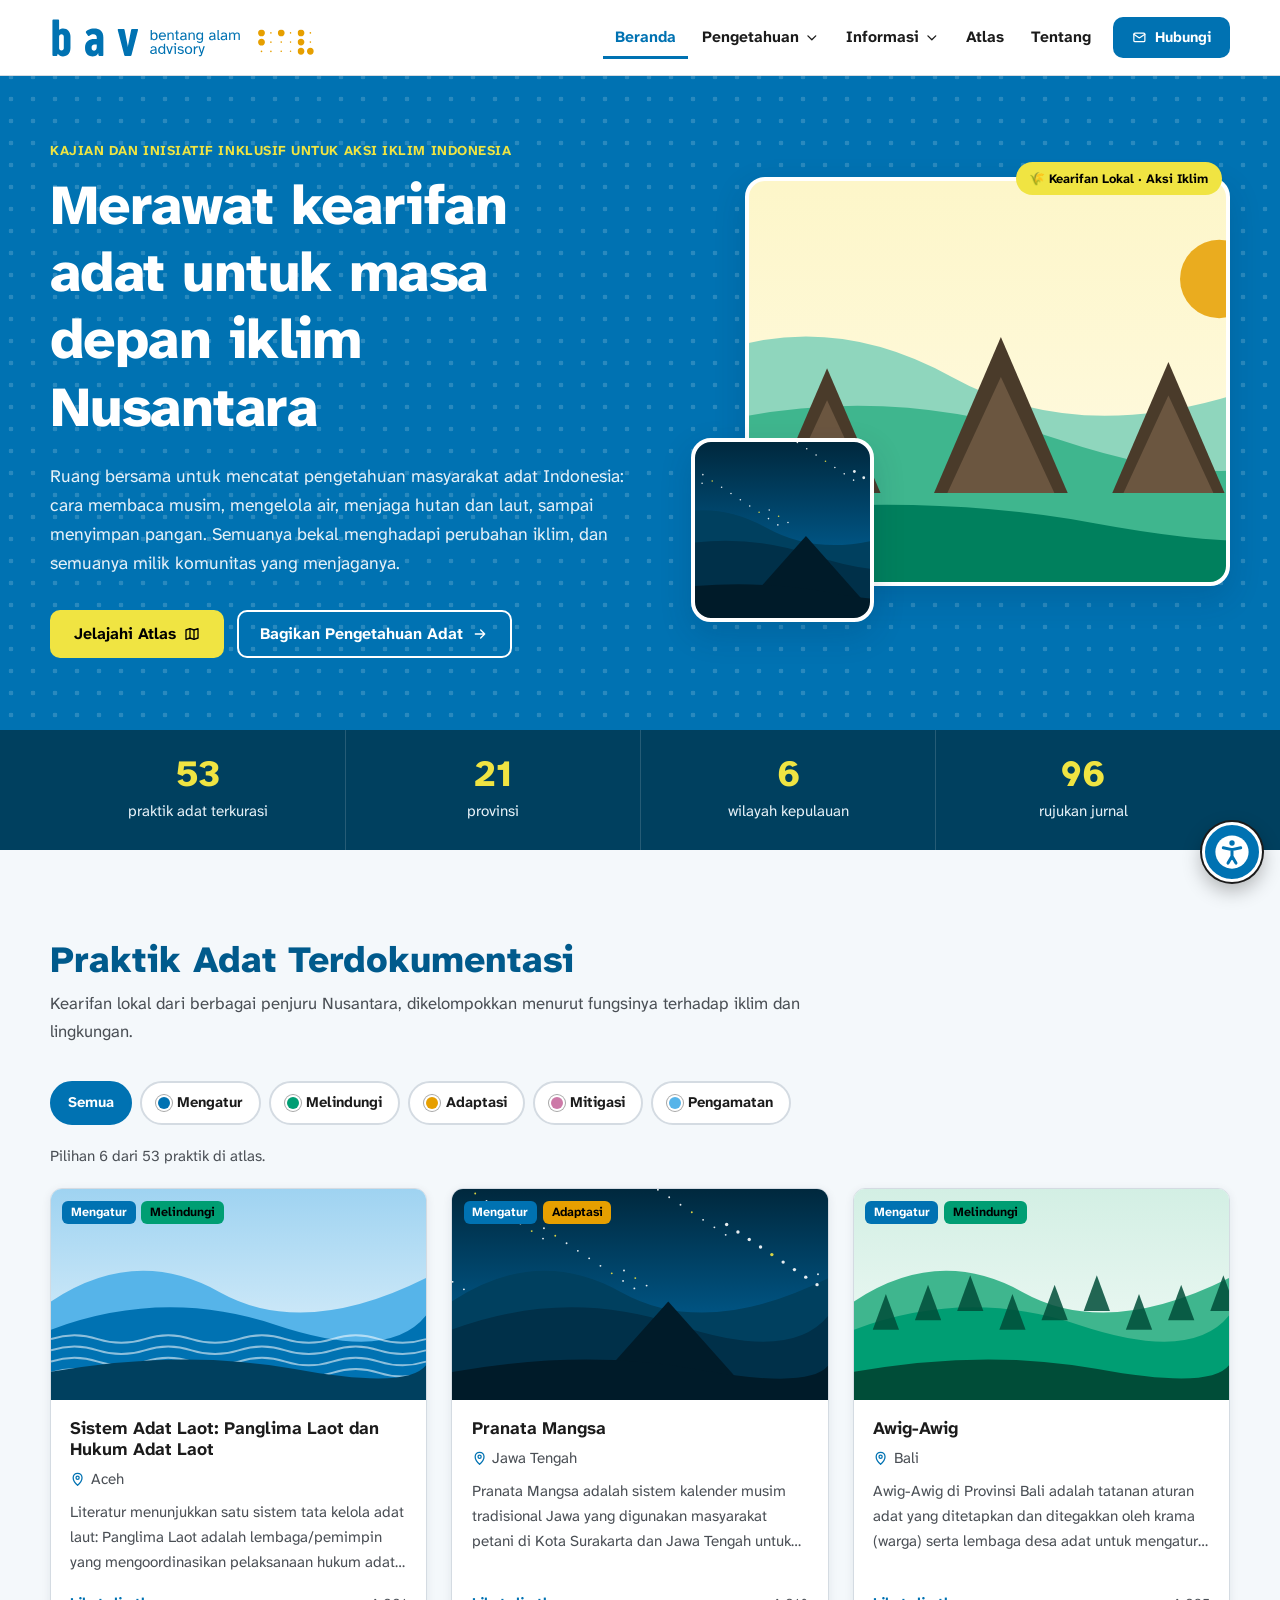
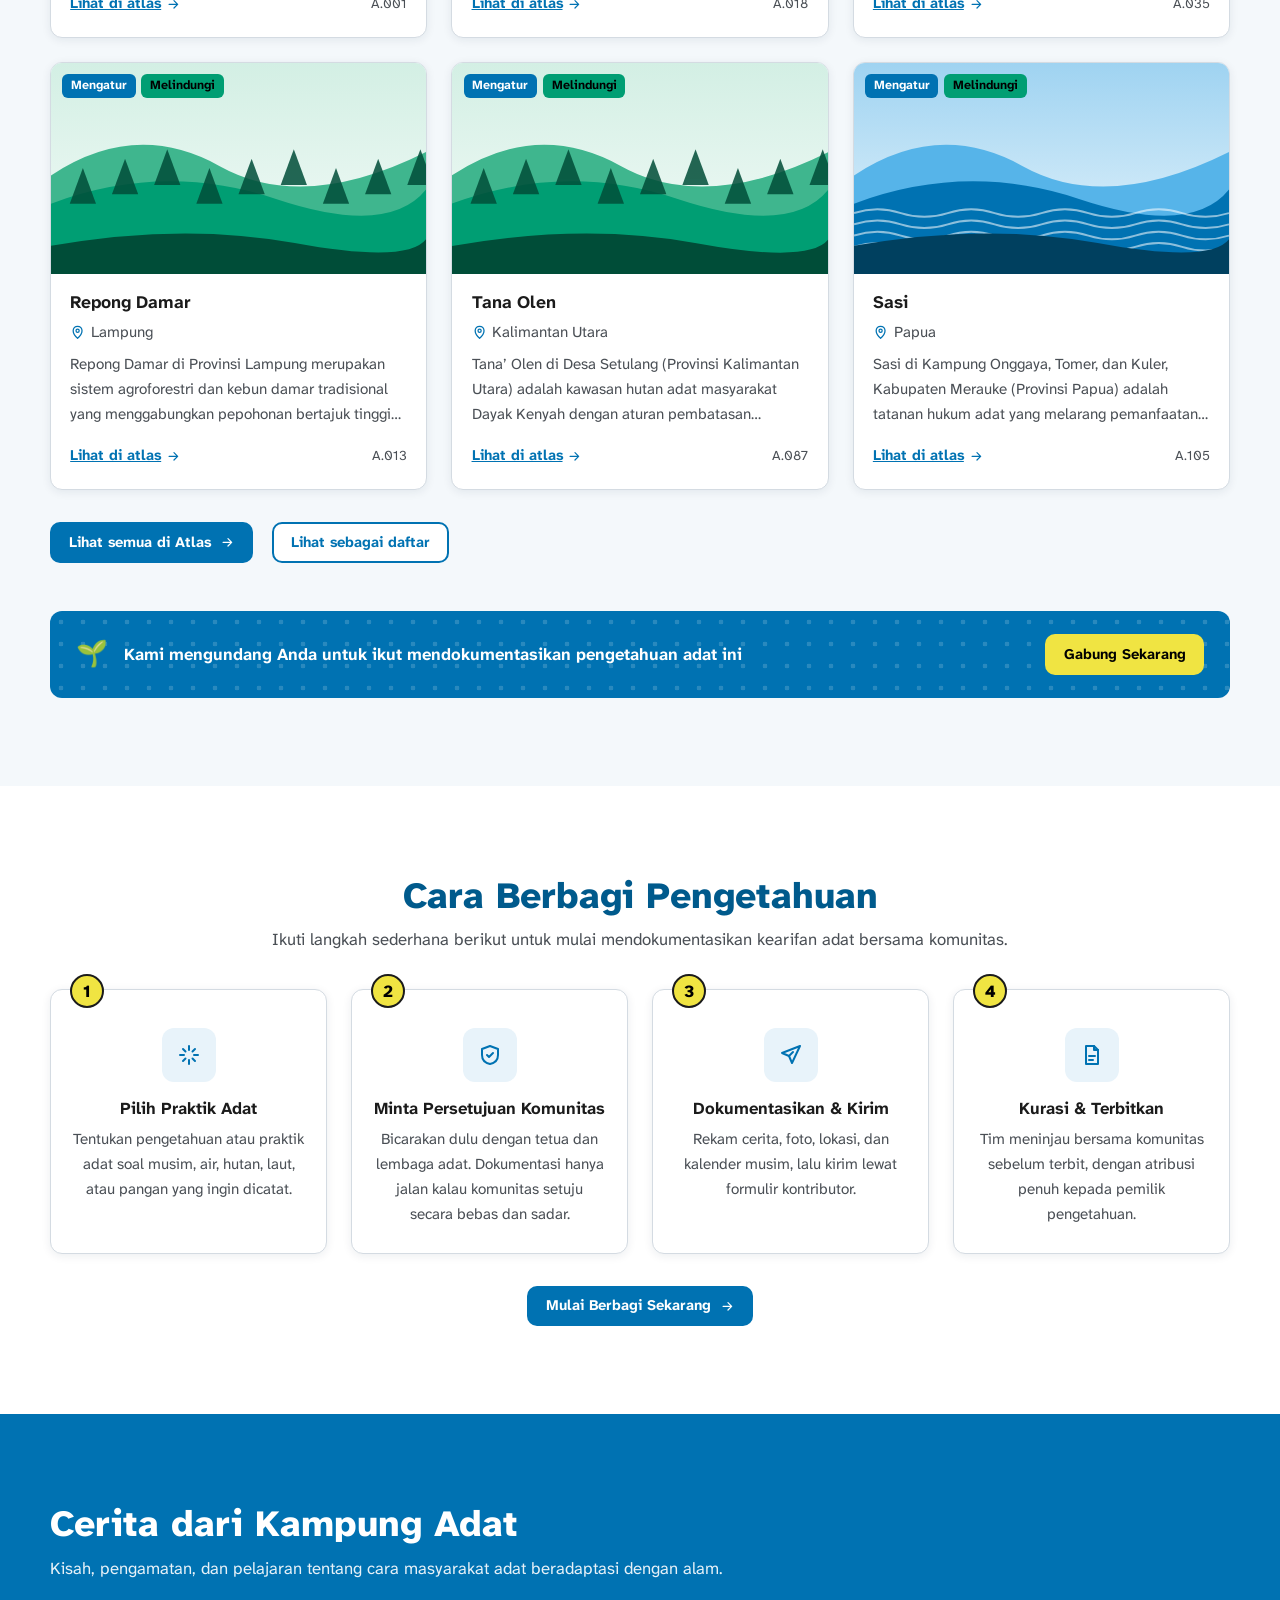
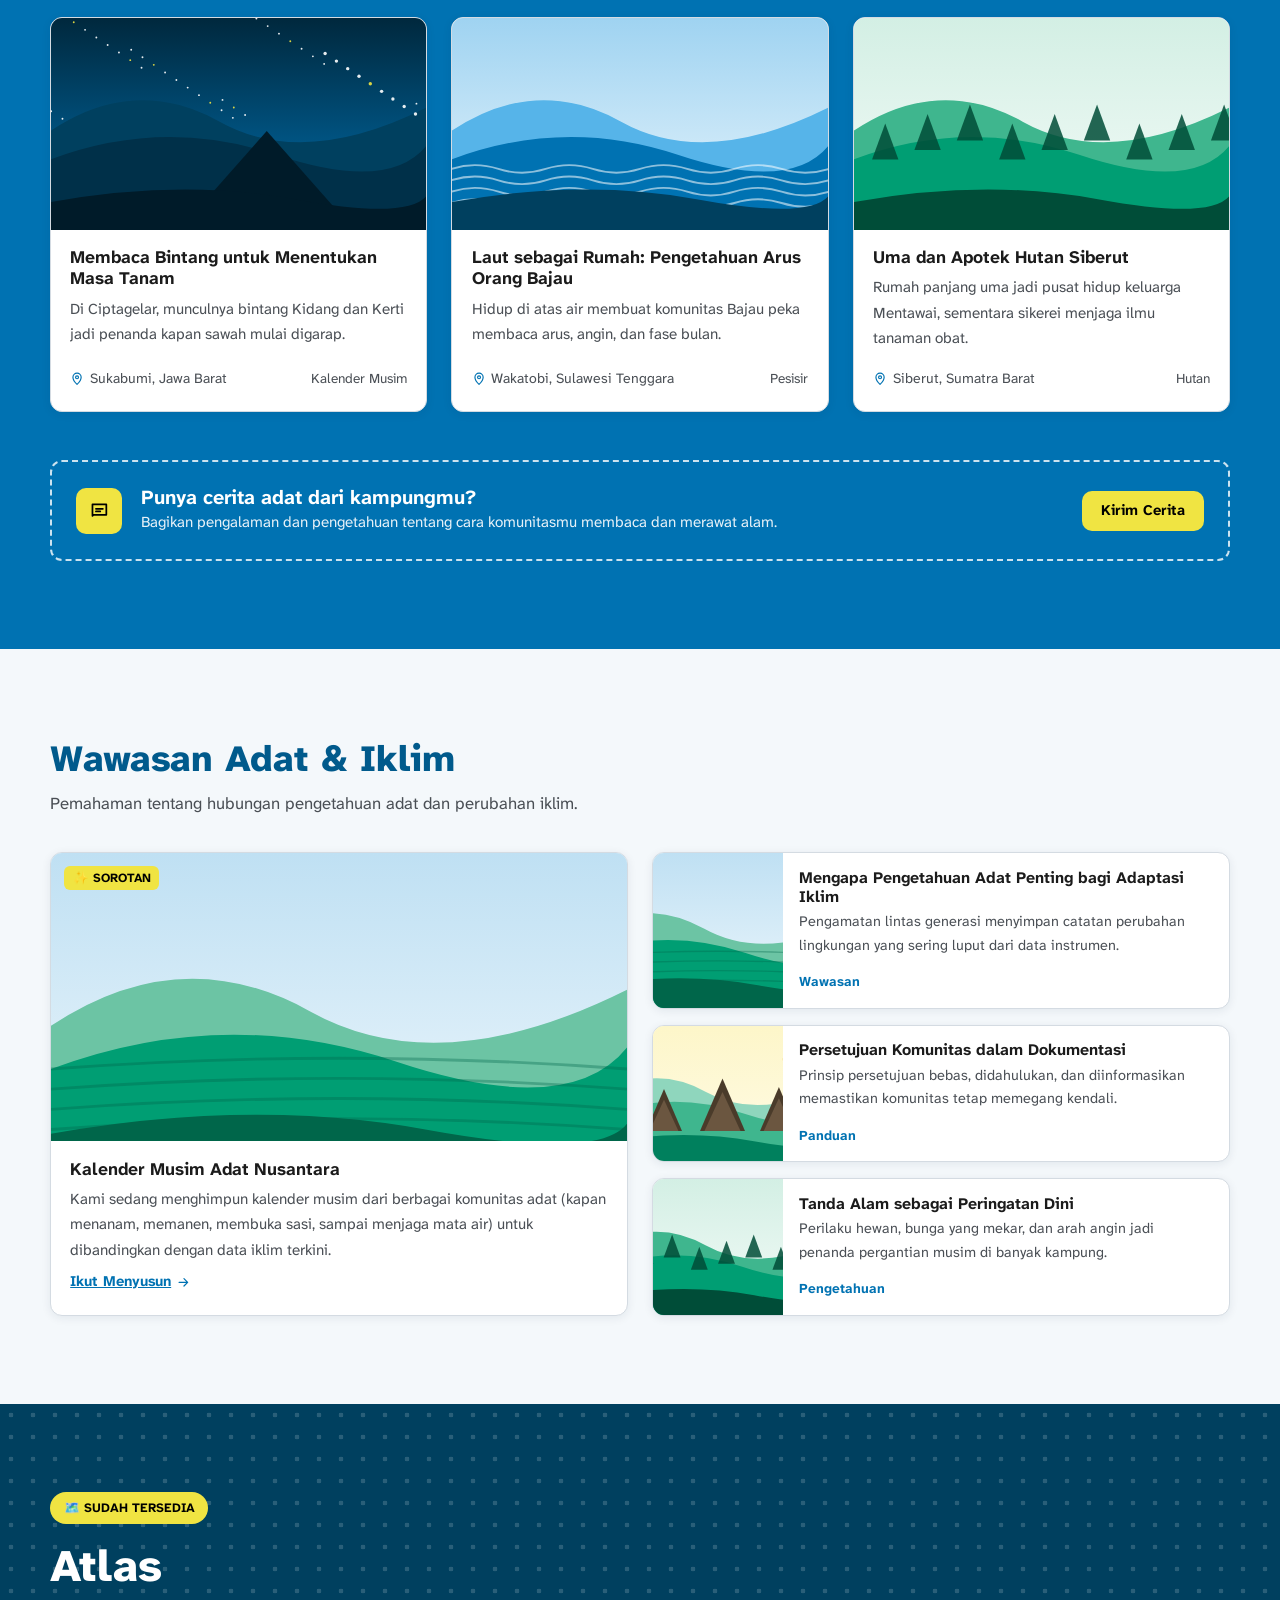
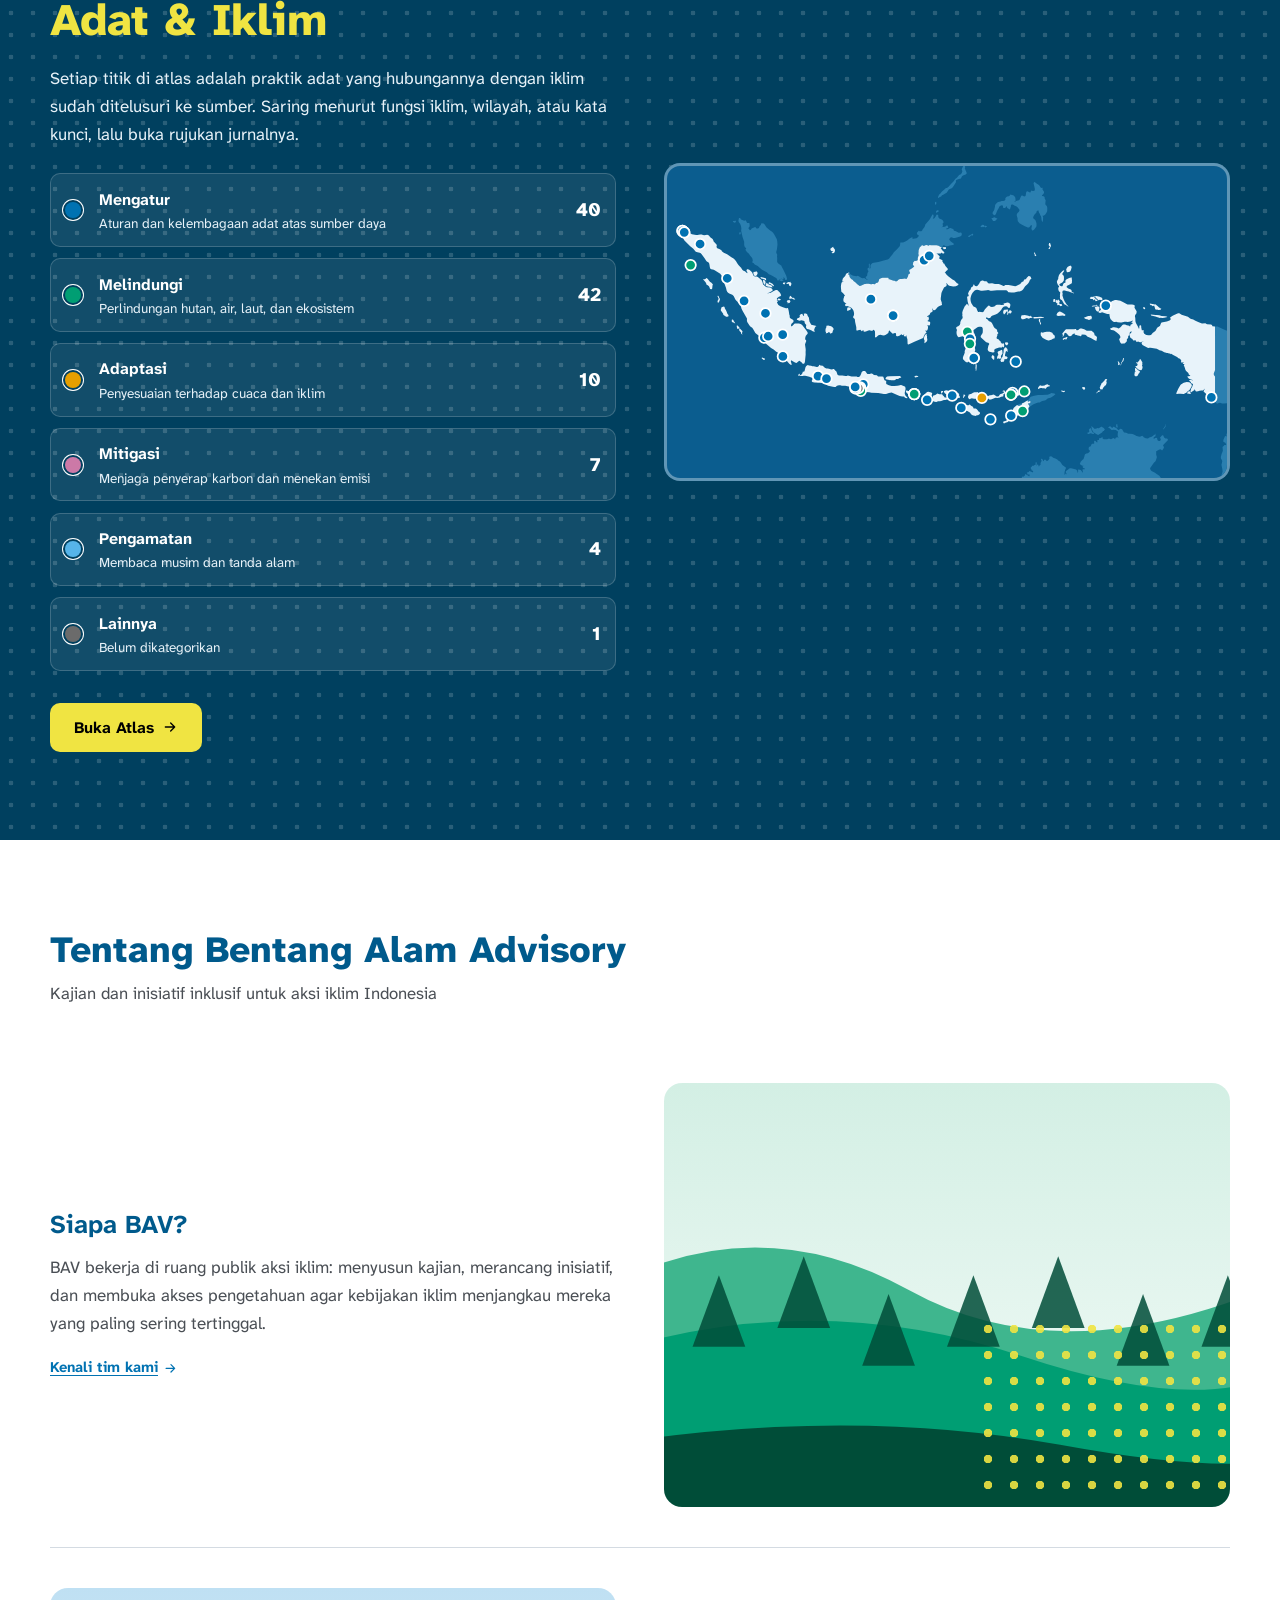
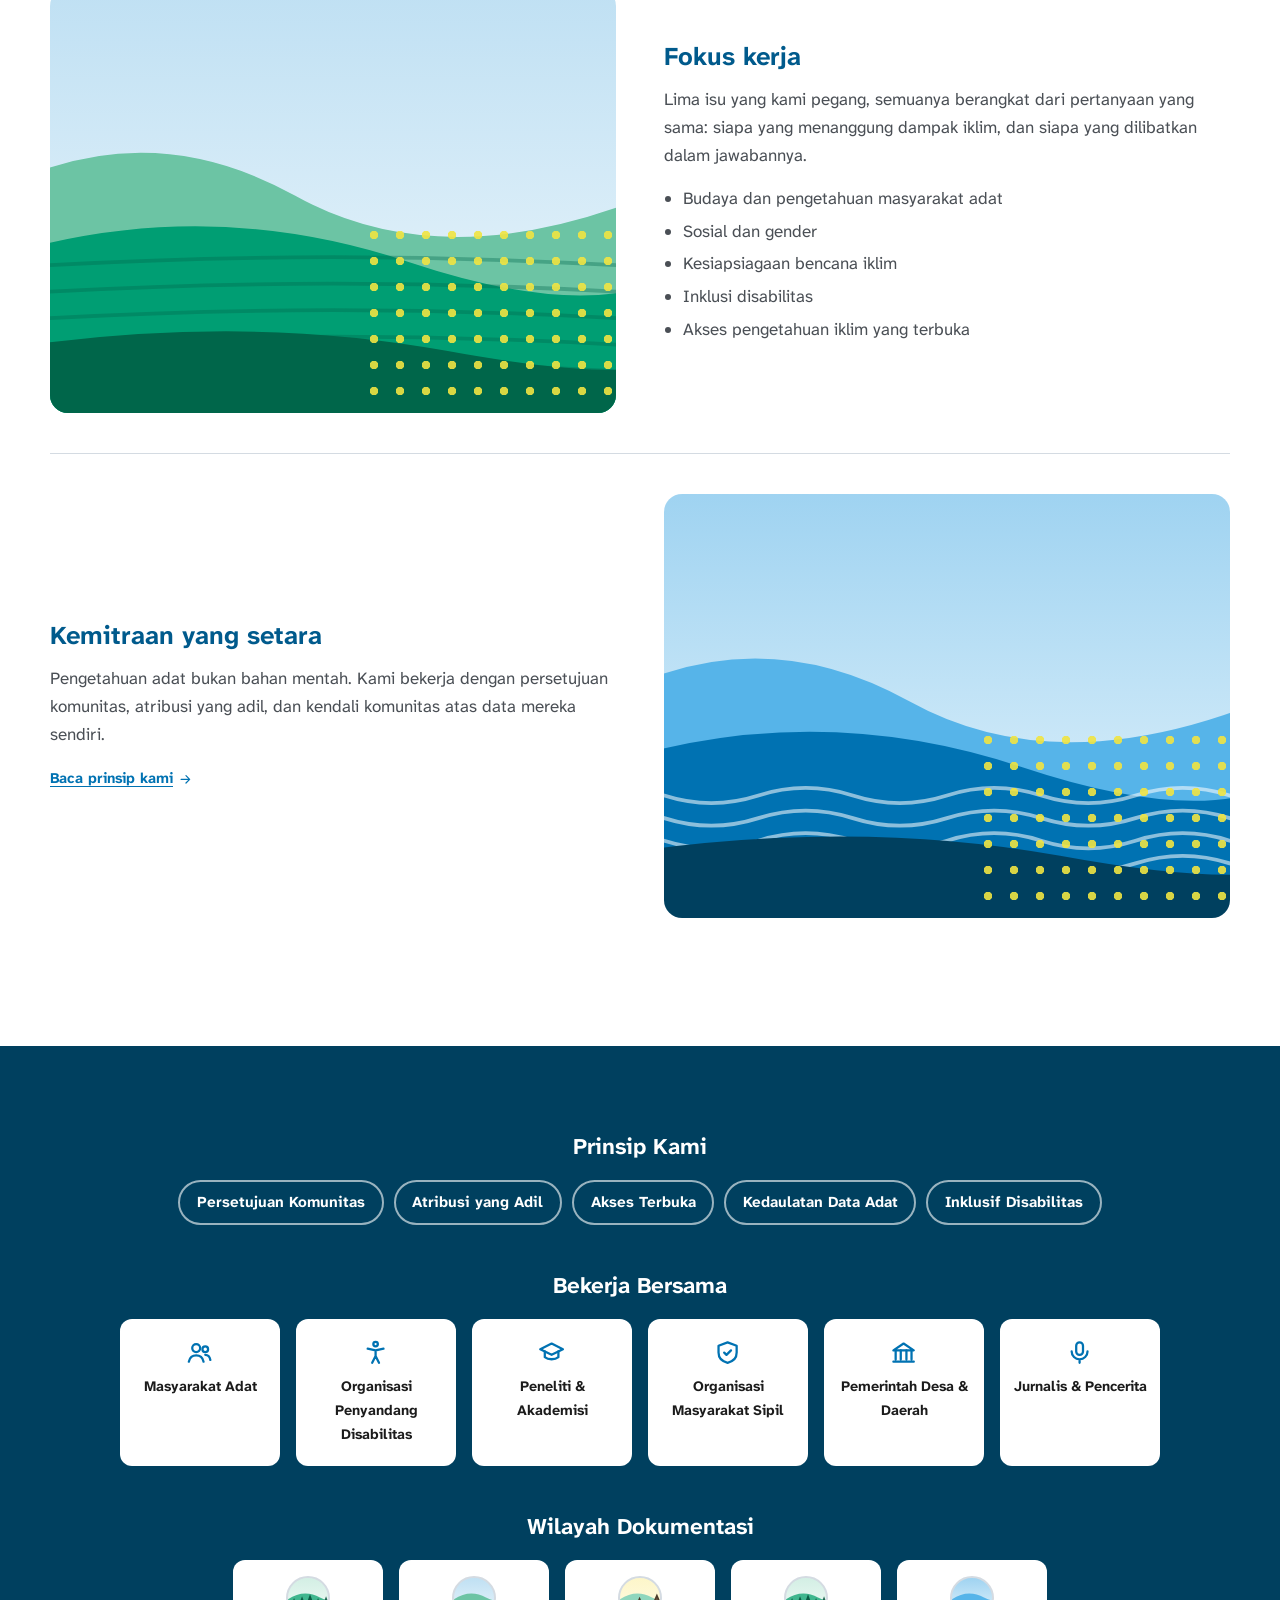
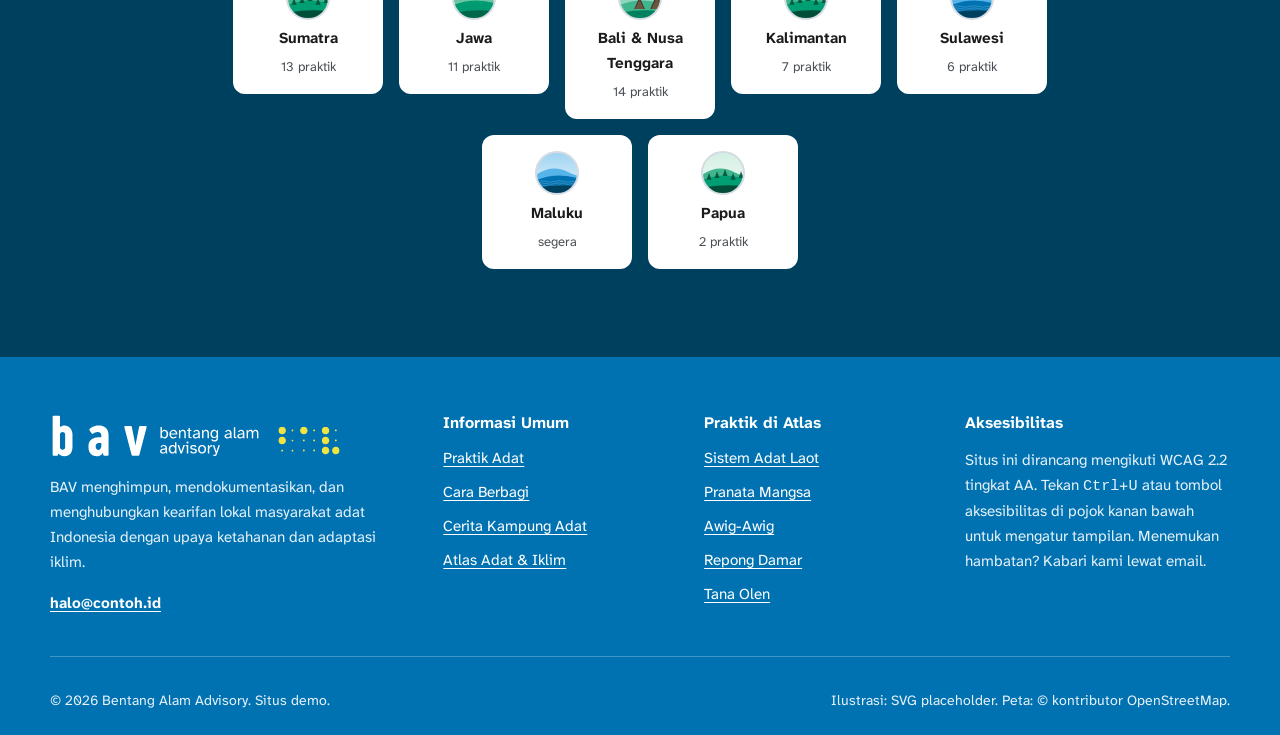
<file: index.html>
<!doctype html>
<html lang="id" class="no-js">
<head>
  <meta charset="UTF-8" />
  <meta name="viewport" content="width=device-width, initial-scale=1.0" />
  <meta name="theme-color" content="#0072b2" />
  <title>Adat &amp; Iklim | Bentang Alam Advisory</title>
  <meta name="description" content="Bentang Alam Advisory (BAV): kajian dan inisiatif inklusif untuk aksi iklim Indonesia. Atlas pengetahuan adat dan kearifan lokal Nusantara untuk ketahanan iklim." />
  <link rel="icon" href="assets/favicon.svg" type="image/svg+xml" />
  <link rel="preload" href="assets/fonts/atkinson-hyperlegible-next-latin-400-normal.woff2" as="font" type="font/woff2" crossorigin />
  <link rel="stylesheet" href="assets/css/style.css" />
  <link rel="stylesheet" href="assets/css/a11y.css" />
  <script>document.documentElement.classList.remove("no-js");</script>
</head>
<body>

  <!-- Skip link: lompat langsung untuk pengguna keyboard & pembaca layar -->
  <nav class="skip-links" aria-label="Lompat ke bagian">
    <a href="#menu-utama">Lompat ke menu utama</a>
    <a href="#konten">Lompat ke konten</a>
    <a href="#kontak">Lompat ke footer</a>
  </nav>

  <!-- ===================== NAVBAR ===================== -->
  <header class="nav" id="nav">
    <div class="container nav__inner">
      <a href="index.html" class="brand">
        <img src="assets/img/logo-bav.svg" alt="BAV, Bentang Alam Advisory. Ke beranda" width="254" height="40" />
      </a>

      <button class="nav__toggle" id="navToggle" aria-expanded="false" aria-controls="menu-utama">
        <span class="bars" aria-hidden="true"><i></i><i></i><i></i></span> Menu
      </button>

      <nav id="menu-utama" class="nav__menu" aria-label="Menu utama">
        <a href="index.html" class="nav__link" aria-current="page">Beranda</a>
        <div class="dropdown">
          <button class="nav__link dropdown__btn" aria-expanded="false" aria-controls="dd-pengetahuan">
            Pengetahuan <svg aria-hidden="true" viewBox="0 0 24 24"><path d="m6 9 6 6 6-6"/></svg>
          </button>
          <ul class="dropdown__panel" id="dd-pengetahuan">
            <li><a href="#praktik">Praktik Adat</a></li>
            <li><a href="#wawasan">Wawasan</a></li>
            <li><a href="atlas.html">Atlas Adat &amp; Iklim</a></li>
          </ul>
        </div>
        <div class="dropdown">
          <button class="nav__link dropdown__btn" aria-expanded="false" aria-controls="dd-informasi">
            Informasi <svg aria-hidden="true" viewBox="0 0 24 24"><path d="m6 9 6 6 6-6"/></svg>
          </button>
          <ul class="dropdown__panel" id="dd-informasi">
            <li><a href="#cara-berbagi">Cara Berbagi</a></li>
            <li><a href="#cerita">Cerita Kampung Adat</a></li>
            <li><a href="#prinsip">Prinsip Kami</a></li>
          </ul>
        </div>
        <a href="atlas.html" class="nav__link">Atlas</a>
        <a href="#tentang" class="nav__link">Tentang</a>
        <a href="#kontak" class="btn btn--primary btn--sm">
          <svg aria-hidden="true" viewBox="0 0 24 24"><rect x="3" y="5" width="18" height="14" rx="2"/><path d="m3 7 9 6 9-6"/></svg>
          Hubungi
        </a>
      </nav>
    </div>
  </header>

  <main id="konten" tabindex="-1">
    <!-- ===================== HERO ===================== -->
    <section class="hero braille-bg" aria-labelledby="hero-judul">
      <div class="container hero__inner">
        <div class="hero__text">
          <p class="hero__eyebrow" data-site="tagline">Kajian dan inisiatif inklusif untuk aksi iklim Indonesia</p>
          <h1 id="hero-judul">Merawat kearifan adat untuk masa depan iklim Nusantara</h1>
          <p class="lead">
            Ruang bersama untuk mencatat pengetahuan masyarakat adat Indonesia: cara membaca musim,
            mengelola air, menjaga hutan dan laut, sampai menyimpan pangan. Semuanya bekal menghadapi
            perubahan iklim, dan semuanya milik komunitas yang menjaganya.
          </p>
          <div class="hero__cta">
            <a href="atlas.html" class="btn btn--yellow">Jelajahi Atlas <svg aria-hidden="true" viewBox="0 0 24 24"><path d="M9 4 3 6v14l6-2 6 2 6-2V4l-6 2-6-2Z"/><path d="M9 4v14M15 6v14"/></svg></a>
            <a href="#cara-berbagi" class="btn btn--ghost-light">Bagikan Pengetahuan Adat <svg aria-hidden="true" viewBox="0 0 24 24"><path d="M5 12h14M13 6l6 6-6 6"/></svg></a>
          </div>
        </div>

        <div class="hero__visual" aria-hidden="true">
          <span class="pill pill--yellow">🌾 Kearifan Lokal · Aksi Iklim</span>
          <div class="hero__img hero__img--main" data-scene="arsitektur"></div>
          <div class="hero__img hero__img--small" data-scene="malam"></div>
        </div>
      </div>
    </section>

    <!-- ===================== ANGKA UTAMA (dihitung dari data atlas) ===================== -->
    <section class="stats" aria-label="Ringkasan atlas">
      <div class="container stats__grid" id="statsGrid"></div>
    </section>

    <!-- ===================== PRAKTIK ADAT ===================== -->
    <section class="section section--soft" id="praktik" aria-labelledby="praktik-judul">
      <div class="container">
        <div class="section__head">
          <h2 id="praktik-judul">Praktik Adat Terdokumentasi</h2>
          <p>Kearifan lokal dari berbagai penjuru Nusantara, dikelompokkan menurut fungsinya terhadap iklim dan lingkungan.</p>
        </div>

        <div class="chips" id="praktikFilter" role="group" aria-label="Saring menurut fungsi iklim"></div>
        <p class="result-note" id="praktikNote" aria-live="polite"></p>
        <ul class="grid grid--3" id="praktikGrid" role="list"></ul>

        <div class="row-actions">
          <a href="atlas.html" class="btn btn--primary btn--sm">Lihat semua di Atlas <svg aria-hidden="true" viewBox="0 0 24 24"><path d="M5 12h14M13 6l6 6-6 6"/></svg></a>
          <a href="atlas.html?tampilan=daftar" class="btn btn--outline btn--sm">Lihat sebagai daftar</a>
        </div>

        <div class="banner braille-bg">
          <span class="banner__icon" aria-hidden="true">🌱</span>
          <p>Kami mengundang Anda untuk ikut mendokumentasikan pengetahuan adat ini</p>
          <a href="#cara-berbagi" class="btn btn--yellow btn--sm">Gabung Sekarang</a>
        </div>
      </div>
    </section>

    <!-- ===================== CARA BERBAGI ===================== -->
    <section class="section" id="cara-berbagi" aria-labelledby="berbagi-judul">
      <div class="container">
        <div class="section__head section__head--center">
          <h2 id="berbagi-judul">Cara Berbagi Pengetahuan</h2>
          <p>Ikuti langkah sederhana berikut untuk mulai mendokumentasikan kearifan adat bersama komunitas.</p>
        </div>
        <ol class="grid grid--4 steps" id="stepsGrid"></ol>
        <div class="row-actions row-actions--center">
          <a href="#kontak" class="btn btn--primary btn--sm">Mulai Berbagi Sekarang <svg aria-hidden="true" viewBox="0 0 24 24"><path d="M5 12h14M13 6l6 6-6 6"/></svg></a>
        </div>
      </div>
    </section>

    <!-- ===================== CERITA ===================== -->
    <section class="section section--blue" id="cerita" aria-labelledby="cerita-judul">
      <div class="container">
        <div class="section__head">
          <h2 id="cerita-judul">Cerita dari Kampung Adat</h2>
          <p>Kisah, pengamatan, dan pelajaran tentang cara masyarakat adat beradaptasi dengan alam.</p>
        </div>
        <ul class="grid grid--3" id="ceritaGrid" role="list"></ul>

        <div class="dashed">
          <div class="dashed__icon" aria-hidden="true">
            <svg viewBox="0 0 24 24"><path d="M4 4h16v12H5.2L4 17.2V4Z"/><path d="M8 9h8M8 12h5"/></svg>
          </div>
          <div class="dashed__text">
            <h3>Punya cerita adat dari kampungmu?</h3>
            <p>Bagikan pengalaman dan pengetahuan tentang cara komunitasmu membaca dan merawat alam.</p>
          </div>
          <a href="#kontak" class="btn btn--yellow btn--sm">Kirim Cerita</a>
        </div>
      </div>
    </section>

    <!-- ===================== WAWASAN ===================== -->
    <section class="section section--soft" id="wawasan" aria-labelledby="wawasan-judul">
      <div class="container">
        <div class="section__head">
          <h2 id="wawasan-judul">Wawasan Adat &amp; Iklim</h2>
          <p>Pemahaman tentang hubungan pengetahuan adat dan perubahan iklim.</p>
        </div>
        <div class="wawasan" id="wawasanWrap"></div>
      </div>
    </section>

    <!-- ===================== PITA ATLAS ===================== -->
    <section class="section atlas-band braille-bg" id="atlas" aria-labelledby="atlas-judul">
      <div class="container atlas-band__inner">
        <div>
          <span class="pill pill--yellow">🗺️ SUDAH TERSEDIA</span>
          <h2 id="atlas-judul">Atlas <span>Adat &amp; Iklim</span></h2>
          <p>
            Setiap titik di atlas adalah praktik adat yang hubungannya dengan iklim sudah ditelusuri ke
            sumber. Saring menurut fungsi iklim, wilayah, atau kata kunci, lalu buka rujukan jurnalnya.
          </p>
          <ul class="fungsi-list" id="fungsiList" aria-label="Jumlah praktik menurut fungsi iklim"></ul>
          <a href="atlas.html" class="btn btn--yellow">Buka Atlas <svg aria-hidden="true" viewBox="0 0 24 24"><path d="M5 12h14M13 6l6 6-6 6"/></svg></a>
        </div>
        <div class="mini-map" id="miniMap" role="img" aria-label="Sebaran titik praktik adat di peta Indonesia"></div>
      </div>
    </section>

    <!-- ===================== TENTANG (zig-zag, pola CBM) ===================== -->
    <section class="section" id="tentang" aria-labelledby="tentang-judul">
      <div class="container">
        <div class="section__head">
          <h2 id="tentang-judul">Tentang Bentang Alam Advisory</h2>
          <p data-site="tagline">Kajian dan inisiatif inklusif untuk aksi iklim Indonesia</p>
        </div>

        <div class="about-row">
          <div class="about-row__media" data-scene="hutan" aria-hidden="true"></div>
          <div>
            <h3>Siapa BAV?</h3>
            <p>BAV bekerja di ruang publik aksi iklim: menyusun kajian, merancang inisiatif, dan membuka akses pengetahuan agar kebijakan iklim menjangkau mereka yang paling sering tertinggal.</p>
            <a href="#kontak" class="card__more">Kenali tim kami <svg aria-hidden="true" viewBox="0 0 24 24"><path d="M5 12h14M13 6l6 6-6 6"/></svg></a>
          </div>
        </div>

        <div class="about-row">
          <div class="about-row__media" data-scene="air" aria-hidden="true"></div>
          <div>
            <h3>Fokus kerja</h3>
            <p>Lima isu yang kami pegang, semuanya berangkat dari pertanyaan yang sama: siapa yang menanggung dampak iklim, dan siapa yang dilibatkan dalam jawabannya.</p>
            <ul>
              <li>Budaya dan pengetahuan masyarakat adat</li>
              <li>Sosial dan gender</li>
              <li>Kesiapsiagaan bencana iklim</li>
              <li>Inklusi disabilitas</li>
              <li>Akses pengetahuan iklim yang terbuka</li>
            </ul>
          </div>
        </div>

        <div class="about-row">
          <div class="about-row__media" data-scene="laut" aria-hidden="true"></div>
          <div>
            <h3>Kemitraan yang setara</h3>
            <p>Pengetahuan adat bukan bahan mentah. Kami bekerja dengan persetujuan komunitas, atribusi yang adil, dan kendali komunitas atas data mereka sendiri.</p>
            <a href="#prinsip" class="card__more">Baca prinsip kami <svg aria-hidden="true" viewBox="0 0 24 24"><path d="M5 12h14M13 6l6 6-6 6"/></svg></a>
          </div>
        </div>
      </div>
    </section>

    <!-- ===================== PRINSIP / MITRA / WILAYAH ===================== -->
    <section class="section section--navy" id="prinsip" aria-label="Prinsip, mitra, dan wilayah">
      <div class="container center">
        <h2>Prinsip Kami</h2>
        <ul class="tags" id="prinsipTags"></ul>

        <h2>Bekerja Bersama</h2>
        <ul class="mitra" id="mitraGrid"></ul>

        <h2>Wilayah Dokumentasi</h2>
        <ul class="wilayah" id="wilayahGrid"></ul>
      </div>
    </section>
  </main>

  <!-- ===================== FOOTER ===================== -->
  <footer class="footer" id="kontak" tabindex="-1">
    <div class="container footer__grid">
      <div>
        <a href="index.html" class="footer__logo"><img src="assets/img/logo-bav-putih.svg" alt="BAV, Bentang Alam Advisory. Ke beranda" width="290" height="46" /></a>
        <p>BAV menghimpun, mendokumentasikan, dan menghubungkan kearifan lokal masyarakat adat Indonesia dengan upaya ketahanan dan adaptasi iklim.</p>
        <a class="footer__mail" data-site="email" href="mailto:halo@contoh.id">halo@contoh.id</a>
      </div>
      <nav aria-labelledby="f-info">
        <h2 id="f-info">Informasi Umum</h2>
        <ul>
          <li><a href="#praktik">Praktik Adat</a></li>
          <li><a href="#cara-berbagi">Cara Berbagi</a></li>
          <li><a href="#cerita">Cerita Kampung Adat</a></li>
          <li><a href="atlas.html">Atlas Adat &amp; Iklim</a></li>
        </ul>
      </nav>
      <nav aria-labelledby="f-praktik">
        <h2 id="f-praktik">Praktik di Atlas</h2>
        <ul id="footerPraktik"></ul>
      </nav>
      <div>
        <h2>Aksesibilitas</h2>
        <p>Situs ini dirancang mengikuti WCAG 2.2 tingkat AA. Tekan <kbd>Ctrl</kbd>+<kbd>U</kbd> atau tombol aksesibilitas di pojok kanan bawah untuk mengatur tampilan. Menemukan hambatan? Kabari kami lewat email.</p>
      </div>
    </div>
    <div class="container footer__bottom">
      <p>© <span id="year">2026</span> Bentang Alam Advisory. Situs demo.</p>
      <p>Ilustrasi: SVG placeholder. Peta: © kontributor OpenStreetMap.</p>
    </div>
  </footer>

  <script src="assets/js/atlas-data.js"></script>
  <script src="assets/js/peta-indonesia.js"></script>
  <script src="assets/js/data.js"></script>
  <script src="assets/js/common.js"></script>
  <script src="assets/js/main.js"></script>
  <script src="assets/js/a11y.js"></script>
</body>
</html>
</file>
<file: assets/css/style.css>
/* =========================================================
   GAYA SITUS · identitas Bentang Alam Advisory (BAV)
   Palet: Okabe-Ito (aman buta warna), sama dengan logo BAV.
   Huruf: Atkinson Hyperlegible Next (Braille Institute).
   ========================================================= */

/* ---------- Huruf (di-host sendiri, tidak bergantung Google Fonts) ---------- */
@font-face { font-family: "Atkinson Hyperlegible Next"; font-style: normal; font-weight: 400; font-display: swap;
  src: url("../fonts/atkinson-hyperlegible-next-latin-400-normal.woff2") format("woff2"); unicode-range: U+0000-00FF, U+0131, U+0152-0153, U+02BB-02BC, U+02C6, U+02DA, U+02DC, U+0304, U+0308, U+0329, U+2000-206F, U+20AC, U+2122, U+2191, U+2193, U+2212, U+2215, U+FEFF, U+FFFD; }
@font-face { font-family: "Atkinson Hyperlegible Next"; font-style: normal; font-weight: 400; font-display: swap;
  src: url("../fonts/atkinson-hyperlegible-next-latin-ext-400-normal.woff2") format("woff2"); unicode-range: U+0100-02BA, U+02BD-02C5, U+02C7-02CC, U+02CE-02D7, U+02DD-02FF, U+0304, U+0308, U+0329, U+1D00-1DBF, U+1E00-1E9F, U+1EF2-1EFF, U+2020, U+20A0-20AB, U+20AD-20C0, U+2113, U+2C60-2C7F, U+A720-A7FF; }
@font-face { font-family: "Atkinson Hyperlegible Next"; font-style: italic; font-weight: 400; font-display: swap;
  src: url("../fonts/atkinson-hyperlegible-next-latin-400-italic.woff2") format("woff2"); }
@font-face { font-family: "Atkinson Hyperlegible Next"; font-style: normal; font-weight: 700; font-display: swap;
  src: url("../fonts/atkinson-hyperlegible-next-latin-700-normal.woff2") format("woff2"); unicode-range: U+0000-00FF, U+0131, U+0152-0153, U+02BB-02BC, U+02C6, U+02DA, U+02DC, U+0304, U+0308, U+0329, U+2000-206F, U+20AC, U+2122, U+2191, U+2193, U+2212, U+2215, U+FEFF, U+FFFD; }
@font-face { font-family: "Atkinson Hyperlegible Next"; font-style: normal; font-weight: 700; font-display: swap;
  src: url("../fonts/atkinson-hyperlegible-next-latin-ext-700-normal.woff2") format("woff2"); unicode-range: U+0100-02BA, U+02BD-02C5, U+02C7-02CC, U+02CE-02D7, U+02DD-02FF, U+1E00-1E9F, U+A720-A7FF; }
@font-face { font-family: "Atkinson Hyperlegible Next"; font-style: normal; font-weight: 800; font-display: swap;
  src: url("../fonts/atkinson-hyperlegible-next-latin-800-normal.woff2") format("woff2"); }
@font-face { font-family: "OpenDyslexic"; font-style: normal; font-weight: 400; font-display: swap;
  src: url("../fonts/opendyslexic-latin-400-normal.woff2") format("woff2"); }
@font-face { font-family: "OpenDyslexic"; font-style: normal; font-weight: 700; font-display: swap;
  src: url("../fonts/opendyslexic-latin-700-normal.woff2") format("woff2"); }

:root {
  /* Palet BAV (Okabe-Ito) */
  --bav-blue: #0072b2;
  --bav-blue-dark: #005a8c;
  --bav-blue-deep: #00405f;
  --bav-blue-50: #e8f3fa;
  --bav-yellow: #f0e442;
  --bav-orange: #e69f00;
  --bav-green: #009e73;
  --bav-sky: #56b4e9;
  --bav-pink: #cc79a7;

  --ink: #1b1b1b;
  --muted: #4a4f55;          /* 8.3:1 di atas putih */
  --on-dark-muted: #e6f1f8;  /* teks sekunder di atas biru */
  --line: #d4dbe2;
  --soft: #f4f8fb;
  --focus: #f0e442;

  --radius: 12px;
  --shadow: 0 2px 10px rgba(0, 40, 70, 0.08);
  --shadow-lg: 0 12px 32px rgba(0, 40, 70, 0.16);
  --nav-h: 76px;
  --font: "Atkinson Hyperlegible Next", "Atkinson Hyperlegible", system-ui, -apple-system, "Segoe UI", sans-serif;
}

* { box-sizing: border-box; margin: 0; padding: 0; }
html { scroll-behavior: smooth; scroll-padding-top: calc(var(--nav-h) + 12px); }
body { font-family: var(--font); font-size: 1.0625rem; color: var(--ink); line-height: 1.65; background: #fff; -webkit-font-smoothing: antialiased; }
img { max-width: 100%; display: block; }
a { color: var(--bav-blue); text-underline-offset: 0.18em; }
button { font: inherit; cursor: pointer; border: 0; background: none; color: inherit; }
/* gaya ikon garis; dibatasi ke ikon 24×24 agar tidak mengganggu SVG peta */
svg[viewBox="0 0 24 24"] { width: 1em; height: 1em; fill: none; stroke: currentColor; stroke-width: 2; stroke-linecap: round; stroke-linejoin: round; flex-shrink: 0; }
h1, h2, h3, h4 { line-height: 1.2; }

/* Fokus keyboard yang jelas (pola GOV.UK / CBM): kuning + garis gelap */
:focus-visible { outline: 3px solid var(--ink); outline-offset: 2px; box-shadow: 0 0 0 6px var(--focus); border-radius: 4px; }
.section--blue :focus-visible, .hero :focus-visible, .footer :focus-visible, .atlas-band :focus-visible { outline-color: #000; }

.container { width: min(1180px, 100% - 2.5rem); margin-inline: auto; }
.center { text-align: center; }
.muted { color: var(--muted); }
.small { font-size: 0.85rem; }
.visually-hidden { position: absolute !important; width: 1px; height: 1px; overflow: hidden; clip: rect(0 0 0 0); white-space: nowrap; }

/* ---------- Skip link (pola CBM) ---------- */
.skip-links a {
  position: absolute; left: 1rem; top: -100px; z-index: 200; background: var(--bav-yellow); color: #000;
  font-weight: 700; padding: 0.75rem 1.1rem; border-radius: 0 0 8px 8px; text-decoration: underline;
}
.skip-links a:focus { top: 0; }

/* ---------- Tombol ---------- */
.btn {
  display: inline-flex; align-items: center; gap: 0.55rem; padding: 0.8rem 1.35rem; border-radius: 10px;
  font-weight: 700; font-size: 1rem; text-decoration: none; border: 2px solid transparent;
  transition: transform 0.15s, background 0.2s, color 0.2s; white-space: nowrap; line-height: 1.2;
}
.btn:hover { transform: translateY(-2px); }
.btn--sm { padding: 0.6rem 1.05rem; font-size: 0.92rem; }
.btn--primary { background: var(--bav-blue); color: #fff; }
.btn--primary:hover { background: var(--bav-blue-dark); }
.btn--yellow { background: var(--bav-yellow); color: #000; }
.btn--yellow:hover { background: #fff36b; }
.btn--outline { border-color: var(--bav-blue); color: var(--bav-blue); background: #fff; }
.btn--outline:hover { background: var(--bav-blue-50); }
.btn--white { background: #fff; color: var(--bav-blue-dark); }
.btn--white:hover { background: var(--bav-blue-50); }
.btn--ghost-light { border-color: #fff; color: #fff; }
.btn--ghost-light:hover { background: rgba(255, 255, 255, 0.12); }

.pill { display: inline-flex; align-items: center; gap: 0.4rem; padding: 0.35rem 0.85rem; border-radius: 999px; font-size: 0.8rem; font-weight: 700; }
.pill--yellow { background: var(--bav-yellow); color: #000; }
.pill--glass { background: rgba(255, 255, 255, 0.15); color: #fff; border: 1px solid rgba(255, 255, 255, 0.5); letter-spacing: 0.05em; }

/* ---------- Navbar ---------- */
.nav { position: fixed; inset: 0 0 auto; z-index: 50; height: var(--nav-h); background: #fff; border-bottom: 1px solid var(--line); transition: box-shadow 0.2s; }
.nav.is-scrolled { box-shadow: 0 4px 18px rgba(0, 0, 0, 0.07); }
.nav__inner { height: 100%; display: flex; align-items: center; justify-content: space-between; gap: 1rem; }
.brand { display: inline-flex; align-items: center; }
.brand img { height: 42px; width: auto; }

.nav__menu { display: flex; align-items: center; gap: 0.15rem; }
.nav__link { display: inline-flex; align-items: center; gap: 0.3rem; padding: 0.55rem 0.75rem; border-radius: 8px; font-size: 0.98rem; font-weight: 700; color: var(--ink); text-decoration: none; }
.nav__link:hover { color: var(--bav-blue); text-decoration: underline; }
.nav__link[aria-current="page"] { color: var(--bav-blue); box-shadow: inset 0 -3px 0 var(--bav-blue); border-radius: 0; }
.nav__link svg { transition: transform 0.2s; }
.nav__menu .btn { margin-left: 0.5rem; }

.dropdown { position: relative; }
.dropdown__btn[aria-expanded="true"] svg { transform: rotate(180deg); }
.dropdown__panel {
  position: absolute; top: calc(100% + 6px); left: 0; min-width: 220px; list-style: none;
  background: #fff; border: 1px solid var(--line); border-radius: 12px; box-shadow: var(--shadow-lg); padding: 0.4rem; display: none;
}
.dropdown__panel.is-open { display: block; }
.dropdown__panel a { display: block; padding: 0.6rem 0.8rem; border-radius: 8px; font-size: 0.95rem; color: var(--ink); text-decoration: none; }
.dropdown__panel a:hover { background: var(--bav-blue-50); color: var(--bav-blue-dark); text-decoration: underline; }

.nav__toggle { display: none; align-items: center; gap: 0.5rem; padding: 0.5rem 0.8rem; border: 2px solid var(--ink); border-radius: 8px; font-weight: 700; }
.nav__toggle .bars { display: grid; gap: 4px; width: 18px; }
.nav__toggle .bars i { height: 2px; background: var(--ink); border-radius: 2px; }

/* ---------- Motif titik braille (identitas BAV) ---------- */
.braille-bg {
  background-image: radial-gradient(circle, rgba(255, 255, 255, 0.16) 2.2px, transparent 2.6px);
  background-size: 22px 22px;
}

/* ---------- Hero ---------- */
.hero { padding: calc(var(--nav-h) + 4rem) 0 4.5rem; color: #fff; background-color: var(--bav-blue); position: relative; overflow: hidden; }
.hero::after { content: ""; position: absolute; inset: 0; pointer-events: none; }
.hero__inner { display: grid; grid-template-columns: 1.1fr 1fr; gap: 3rem; align-items: center; position: relative; z-index: 1; }
.hero__eyebrow { font-weight: 700; color: var(--bav-yellow); letter-spacing: 0.04em; text-transform: uppercase; font-size: 0.85rem; }
.hero h1 { font-size: clamp(2.1rem, 4.6vw, 3.5rem); font-weight: 800; letter-spacing: -0.01em; margin-top: 0.6rem; max-width: 15ch; }
.hero p.lead { margin: 1.3rem 0 2rem; max-width: 56ch; color: var(--on-dark-muted); font-size: 1.1rem; }
.hero__cta { display: flex; flex-wrap: wrap; gap: 0.8rem; }
.hero__visual { position: relative; aspect-ratio: 4 / 3.3; }
.hero__visual .pill { position: absolute; top: -0.9rem; right: 0.5rem; z-index: 3; }
.hero__img { position: absolute; border-radius: 20px; background-size: cover; background-position: center; border: 4px solid #fff; box-shadow: var(--shadow-lg); }
.hero__img--main { inset: 0 0 8% 10%; }
.hero__img--small { width: 34%; aspect-ratio: 1; left: 0; bottom: 0; z-index: 2; }

/* ---------- Angka utama ---------- */
.stats { background: var(--bav-blue-deep); color: #fff; }
.stats__grid { display: grid; grid-template-columns: repeat(4, 1fr); }
.stat { padding: 1.6rem 1rem; text-align: center; border-left: 1px solid rgba(255, 255, 255, 0.15); }
.stat:first-child { border-left: 0; }
.stat__num { display: block; font-size: 2.3rem; font-weight: 800; line-height: 1; color: var(--bav-yellow); }
.stat__label { display: block; margin-top: 0.4rem; font-size: 0.95rem; color: var(--on-dark-muted); }

/* ---------- Section umum ---------- */
.section { padding: 5.5rem 0; }
.section--soft { background: var(--soft); }
.section--blue { background-color: var(--bav-blue); color: #fff; }
.section--blue .section__head a, .section--blue .dashed a:not(.btn) { color: #fff; }
.section__head { margin-bottom: 2.2rem; max-width: 760px; }
.section__head h2 { font-size: clamp(1.7rem, 3vw, 2.3rem); font-weight: 800; color: var(--bav-blue-dark); }
.section__head p { color: var(--muted); margin-top: 0.5rem; font-size: 1.05rem; }
.section__head--center { text-align: center; margin-inline: auto; }
.section--blue .section__head h2 { color: #fff; }
.section--blue .section__head p { color: var(--on-dark-muted); }

.grid { display: grid; gap: 1.5rem; }
.grid--3 { grid-template-columns: repeat(3, 1fr); }
.grid--4 { grid-template-columns: repeat(4, 1fr); }
.row-actions { display: flex; flex-wrap: wrap; align-items: center; gap: 0.8rem 1.2rem; margin-top: 2rem; }
.row-actions--center { justify-content: center; }

/* ---------- Chips filter ---------- */
.chips { display: flex; flex-wrap: wrap; gap: 0.5rem; margin-bottom: 1.2rem; }
.chip { display: inline-flex; align-items: center; gap: 0.45rem; padding: 0.5rem 1rem; border-radius: 999px; border: 2px solid var(--line); background: #fff; font-size: 0.92rem; font-weight: 700; color: var(--ink); transition: 0.15s; }
.chip:hover { border-color: var(--bav-blue); }
.chip[aria-pressed="true"] { background: var(--bav-blue); border-color: var(--bav-blue); color: #fff; }
.chip .dot { width: 12px; height: 12px; border-radius: 50%; box-shadow: 0 0 0 2px #fff, 0 0 0 3px rgba(0, 0, 0, 0.35); }
.result-note { font-size: 0.95rem; color: var(--muted); margin-bottom: 1.2rem; }

/* ---------- Kartu (seluruh kartu dapat diklik, pola CBM) ---------- */
.card { position: relative; background: #fff; color: var(--ink); border: 1px solid var(--line); border-radius: var(--radius); overflow: hidden; box-shadow: var(--shadow); transition: transform 0.2s, box-shadow 0.2s; display: flex; flex-direction: column; }
.card:hover { transform: translateY(-4px); box-shadow: var(--shadow-lg); }
.card:focus-within { box-shadow: 0 0 0 3px var(--ink), 0 0 0 7px var(--focus); }
.card__img { position: relative; aspect-ratio: 16 / 9; background-size: cover; background-position: center; background-color: var(--bav-blue-50); }
.card__body { padding: 1.1rem 1.2rem 1.3rem; display: flex; flex-direction: column; gap: 0.45rem; flex: 1; }
.card__body h3 { font-size: 1.1rem; font-weight: 700; }
.card__body h3 a { color: var(--ink); text-decoration: none; }
.card__body h3 a::after { content: ""; position: absolute; inset: 0; } /* membuat seluruh kartu jadi area klik */
.card__body h3 a:focus-visible { outline: none; box-shadow: none; }
.card__body p { font-size: 0.95rem; color: var(--muted); }
.card__foot { margin-top: auto; padding-top: 0.6rem; display: flex; justify-content: space-between; align-items: center; gap: 0.5rem; }
.card__more { font-weight: 700; color: var(--bav-blue); font-size: 0.92rem; display: inline-flex; align-items: center; gap: 0.3rem; text-decoration: underline; }
.meta { display: inline-flex; align-items: center; gap: 0.35rem; font-size: 0.88rem; color: var(--muted); }
.meta svg { color: var(--bav-blue); }
.clamp { display: -webkit-box; -webkit-line-clamp: 3; -webkit-box-orient: vertical; overflow: hidden; }

.badges { display: flex; flex-wrap: wrap; gap: 0.35rem; }
.badge { display: inline-flex; align-items: center; padding: 0.15rem 0.55rem; border-radius: 6px; font-size: 0.78rem; font-weight: 700; line-height: 1.5; }
.card__img .badges { position: absolute; top: 0.7rem; left: 0.7rem; }

/* warna per fungsi iklim (teks hitam kecuali biru, semua ≥ 4.5:1) */
.k-Mengatur { background: #0072b2; color: #fff; }
.k-Melindungi { background: #009e73; color: #000; }
.k-Adaptasi { background: #e69f00; color: #000; }
.k-Mitigasi { background: #cc79a7; color: #000; }
.k-Pengamatan { background: #56b4e9; color: #000; }
.k-Lainnya { background: #6b6b6b; color: #fff; }

/* ---------- Banner & kotak putus-putus ---------- */
.banner { margin-top: 3rem; display: flex; align-items: center; gap: 1rem; padding: 1.4rem 1.6rem; border-radius: var(--radius); background-color: var(--bav-blue); color: #fff; }
.banner__icon { font-size: 1.6rem; }
.banner p { flex: 1; font-weight: 700; font-size: 1.05rem; }

.dashed { margin-top: 3rem; display: flex; align-items: center; gap: 1.2rem; padding: 1.5rem; border: 2px dashed rgba(255, 255, 255, 0.8); border-radius: var(--radius); }
.dashed__icon { width: 46px; height: 46px; border-radius: 10px; background: var(--bav-yellow); color: #000; display: grid; place-items: center; font-size: 1.3rem; }
.dashed__text { flex: 1; }
.dashed__text p { font-size: 0.95rem; color: var(--on-dark-muted); }

/* ---------- Langkah ---------- */
.steps { list-style: none; }
.step { position: relative; background: #fff; border: 1px solid var(--line); border-radius: var(--radius); padding: 2.4rem 1.3rem 1.6rem; text-align: center; box-shadow: var(--shadow); }
.step__num { position: absolute; top: -16px; left: 1.2rem; width: 34px; height: 34px; border-radius: 50%; font-weight: 800; display: grid; place-items: center; background: var(--bav-yellow); color: #000; border: 2px solid var(--ink); }
.step__icon { width: 54px; height: 54px; border-radius: 12px; display: grid; place-items: center; margin: 0 auto 1rem; font-size: 1.5rem; background: var(--bav-blue-50); color: var(--bav-blue); }
.step h3 { font-size: 1.05rem; margin-bottom: 0.5rem; }
.step p { font-size: 0.95rem; color: var(--muted); }

/* ---------- Wawasan ---------- */
.wawasan { display: grid; grid-template-columns: 1fr 1fr; gap: 1.5rem; }
.w-main { background: #fff; color: var(--ink); border-radius: var(--radius); overflow: hidden; display: flex; flex-direction: column; }
.w-main__img { position: relative; aspect-ratio: 16 / 8; background-size: cover; }
.w-main__img .badge { position: absolute; top: 0.8rem; left: 0.8rem; background: var(--bav-yellow); color: #000; }
.w-main .card__body p { color: var(--muted); }
.w-list { display: grid; gap: 1rem; }
.w-item { display: grid; grid-template-columns: 130px 1fr; background: #fff; color: var(--ink); border-radius: var(--radius); overflow: hidden; position: relative; }
.w-item__img { background-size: cover; background-position: center; min-height: 120px; }
.w-item__body { padding: 0.9rem 1rem; display: flex; flex-direction: column; gap: 0.25rem; }
.w-item__body h3 { font-size: 1rem; }
.w-item__body p { font-size: 0.9rem; color: var(--muted); }
.w-item__label { margin-top: auto; font-weight: 700; color: var(--bav-blue); font-size: 0.85rem; }
.section--blue .w-main a:not(.btn), .section--blue .w-item a { color: var(--bav-blue-dark); }

/* ---------- Pita atlas di beranda ---------- */
.atlas-band { color: #fff; background-color: var(--bav-blue-deep); overflow: hidden; }
.atlas-band__inner { display: grid; grid-template-columns: 1fr 1fr; gap: 3rem; align-items: center; }
.atlas-band h2 { font-size: clamp(2rem, 4vw, 2.8rem); font-weight: 800; margin: 1rem 0; }
.atlas-band h2 span { color: var(--bav-yellow); display: block; }
.atlas-band p { color: var(--on-dark-muted); max-width: 52ch; }
.fungsi-list { list-style: none; display: grid; gap: 0.7rem; margin: 1.6rem 0 2rem; }
.fungsi-list li { display: grid; grid-template-columns: 22px 1fr auto; gap: 0.7rem; align-items: center; background: rgba(255, 255, 255, 0.07); border: 1px solid rgba(255, 255, 255, 0.18); border-radius: 10px; padding: 0.65rem 0.9rem; }
.fungsi-list .dot { width: 16px; height: 16px; border-radius: 50%; box-shadow: 0 0 0 2px var(--bav-blue-deep), 0 0 0 3px #fff; }
.fungsi-list strong { font-size: 1rem; }
.fungsi-list small { display: block; color: var(--on-dark-muted); font-size: 0.85rem; }
.fungsi-list .num { font-weight: 800; font-size: 1.2rem; color: #fff; }
.mini-map { position: relative; aspect-ratio: 16 / 9; border-radius: 16px; background: #0b5d8f; overflow: hidden; border: 3px solid rgba(255, 255, 255, 0.35); }
.mini-map svg.mm { width: 100%; height: 100%; stroke: none; }

/* ---------- Tentang (zig-zag gambar/teks, pola CBM) ---------- */
.about-row { display: grid; grid-template-columns: 1fr 1fr; gap: 3rem; align-items: center; padding: 2.5rem 0; }
.about-row + .about-row { border-top: 1px solid var(--line); }
.about-row:nth-child(even) .about-row__media { order: 2; }
.about-row__media { aspect-ratio: 4 / 3; border-radius: 18px; background-size: cover; background-position: center; position: relative; overflow: hidden; }
.about-row__media::after { content: ""; position: absolute; right: 0; bottom: 0; width: 45%; height: 45%; background-image: radial-gradient(circle, var(--bav-yellow) 4px, transparent 4.5px); background-size: 26px 26px; opacity: 0.9; }
.about-row h3 { font-size: 1.6rem; color: var(--bav-blue-dark); margin-bottom: 0.8rem; }
.about-row p { color: var(--muted); margin-bottom: 0.9rem; }
.about-row ul { margin: 0 0 1rem 1.2rem; color: var(--muted); }
.about-row ul li { margin-bottom: 0.3rem; }

/* ---------- Prinsip / Mitra / Wilayah ---------- */
.section--navy { background-color: var(--bav-blue-deep); color: #fff; }
.section--navy h2 { font-size: 1.4rem; margin: 3rem 0 1.2rem; }
.section--navy h2:first-child { margin-top: 0; }
.tags { display: flex; flex-wrap: wrap; justify-content: center; gap: 0.6rem; list-style: none; }
.tag { padding: 0.5rem 1.05rem; border-radius: 999px; border: 2px solid rgba(255, 255, 255, 0.6); font-size: 0.95rem; font-weight: 700; }
.mitra { display: flex; flex-wrap: wrap; justify-content: center; gap: 1rem; list-style: none; }
.mitra__item { width: 160px; padding: 1.2rem 0.8rem; border-radius: 12px; background: #fff; color: var(--ink); display: flex; flex-direction: column; align-items: center; gap: 0.6rem; font-size: 0.9rem; font-weight: 700; text-align: center; }
.mitra__item svg { font-size: 1.7rem; color: var(--bav-blue); }
.wilayah { display: flex; flex-wrap: wrap; justify-content: center; gap: 1rem; list-style: none; max-width: 900px; margin-inline: auto; }
.wilayah a { width: 150px; padding: 1rem 0.6rem; border-radius: 12px; background: #fff; color: var(--ink); display: flex; flex-direction: column; align-items: center; gap: 0.35rem; font-size: 0.95rem; font-weight: 700; text-decoration: none; transition: transform 0.2s; }
.wilayah a:hover { transform: translateY(-4px); text-decoration: underline; }
.wilayah__dot { width: 44px; height: 44px; border-radius: 50%; background-size: cover; border: 2px solid var(--line); }
.wilayah small { font-weight: 400; color: var(--muted); font-size: 0.82rem; }

/* ---------- Footer ---------- */
.footer { background: var(--bav-blue); color: #fff; padding-top: 3.5rem; font-size: 0.95rem; }
.footer a { color: #fff; }
.footer__grid { display: grid; grid-template-columns: 1.6fr 1fr 1fr 1.2fr; gap: 2.5rem; }
.footer__logo img { height: 46px; width: auto; }
.footer__grid > div > p { color: var(--on-dark-muted); margin: 1rem 0; max-width: 46ch; }
.footer h2 { font-size: 1rem; margin-bottom: 0.9rem; }
.footer ul { list-style: none; display: grid; gap: 0.55rem; }
.footer ul a:hover { text-decoration-thickness: 3px; }
.footer__mail { font-weight: 700; }
.footer__bottom { padding: 2rem 0 1.4rem; margin-top: 2.5rem; border-top: 1px solid rgba(255, 255, 255, 0.25); color: var(--on-dark-muted); font-size: 0.88rem; display: flex; flex-wrap: wrap; justify-content: space-between; gap: 1rem; }

/* ---------- Toast ---------- */
.toast { position: fixed; left: 50%; bottom: 24px; transform: translate(-50%, 20px); background: var(--ink); color: #fff; padding: 0.75rem 1.1rem; border-radius: 10px; font-size: 0.95rem; opacity: 0; pointer-events: none; transition: 0.25s; z-index: 300; }
.toast.is-show { opacity: 1; transform: translate(-50%, 0); }

/* ---------- Animasi reveal ---------- */
.reveal { opacity: 0; transform: translateY(16px); transition: opacity 0.6s ease, transform 0.6s ease; }
.reveal.is-in { opacity: 1; transform: none; }
.no-js .reveal { opacity: 1; transform: none; }
@media (prefers-reduced-motion: reduce) {
  .reveal { opacity: 1; transform: none; transition: none; }
  html { scroll-behavior: auto; }
}

/* ---------- Responsif ---------- */
@media (max-width: 1060px) {
  .grid--4 { grid-template-columns: repeat(2, 1fr); row-gap: 2.2rem; }
  .wawasan { grid-template-columns: 1fr; }
  .footer__grid { grid-template-columns: 1fr 1fr; }
}
@media (max-width: 900px) {
  .nav__toggle { display: inline-flex; }
  .nav__menu {
    position: absolute; top: var(--nav-h); left: 0; right: 0; flex-direction: column; align-items: stretch; gap: 0;
    background: #fff; border-bottom: 1px solid var(--line); box-shadow: var(--shadow-lg); padding: 0.6rem 1.25rem 1.2rem;
    display: none; max-height: calc(100vh - var(--nav-h)); overflow-y: auto;
  }
  .nav__menu.is-open { display: flex; }
  .nav__link { padding: 0.85rem 0.2rem; width: 100%; justify-content: space-between; }
  .nav__link[aria-current="page"] { box-shadow: none; text-decoration: underline; }
  .dropdown__panel { position: static; box-shadow: none; border: 0; padding: 0 0 0.4rem 0.8rem; }
  .nav__menu .btn { margin: 0.6rem 0 0; justify-content: center; }
  .hero__inner, .atlas-band__inner, .about-row { grid-template-columns: 1fr; }
  .about-row:nth-child(even) .about-row__media { order: 0; }
  .hero__visual { max-width: 520px; width: 100%; margin-inline: auto; }
  .grid--3 { grid-template-columns: repeat(2, 1fr); }
  .stats__grid { grid-template-columns: repeat(2, 1fr); }
  .stat:nth-child(3) { border-left: 0; }
  .stat:nth-child(n+3) { border-top: 1px solid rgba(255, 255, 255, 0.15); }
}
@media (max-width: 560px) {
  :root { --nav-h: 68px; }
  .brand img { height: 34px; }
  .section { padding: 4rem 0; }
  .grid--3, .grid--4 { grid-template-columns: 1fr; }
  .banner, .dashed { flex-direction: column; text-align: center; }
  .w-item { grid-template-columns: 96px 1fr; }
  .footer__grid { grid-template-columns: 1fr; }
}

/* Judul yang difokuskan lewat skrip (mis. saat membuka detail) tidak perlu cincin fokus */
h1[tabindex="-1"]:focus, h2[tabindex="-1"]:focus, main[tabindex="-1"]:focus, footer[tabindex="-1"]:focus, #atlasList:focus { outline: none; box-shadow: none; }
</file>
<file: assets/css/a11y.css>
/* =========================================================
   MENU AKSESIBILITAS
   Panel memakai satuan px supaya tidak ikut membesar saat
   fitur "Teks Lebih Besar" aktif (pakai mode XL untuk itu).
   Efek ke halaman dibatasi pada .nav, main, footer.
   ========================================================= */

#a11y-root { font-family: "Atkinson Hyperlegible Next", system-ui, sans-serif; font-size: 16px; line-height: 1.4; color: #1b1b1b; }
#a11y-root svg { width: 1em; height: 1em; fill: none; stroke: currentColor; stroke-width: 2; stroke-linecap: round; stroke-linejoin: round; }
#a11y-root button { font: inherit; cursor: pointer; }
#a11y-root :focus-visible { outline: 3px solid #1b1b1b; outline-offset: 2px; box-shadow: 0 0 0 6px #f0e442; }

/* ---------- Tombol pemicu ---------- */
.a11y-trigger {
  position: fixed; right: 18px; bottom: 18px; z-index: 900; width: 60px; height: 60px; border-radius: 50%;
  background: #0072b2; color: #0072b2; border: 3px solid #fff; box-shadow: 0 0 0 2px #1b1b1b, 0 8px 20px rgba(0, 0, 0, 0.3);
  display: grid; place-items: center; transition: transform 0.15s;
}
.a11y-trigger:hover { transform: scale(1.06); }
.a11y-trigger svg { width: 38px !important; height: 38px !important; }
.a11y-trigger__dot { position: absolute; top: 2px; right: 2px; width: 16px; height: 16px; border-radius: 50%; background: #f0e442; border: 2px solid #1b1b1b; }

/* ---------- Panel ---------- */
.a11y-panel {
  position: fixed; right: 18px; bottom: 90px; z-index: 901; width: 420px; max-width: calc(100vw - 24px);
  max-height: calc(100vh - 110px); display: flex; flex-direction: column; background: #eef2f6;
  border-radius: 18px; overflow: hidden; box-shadow: 0 20px 60px rgba(0, 0, 0, 0.35); border: 2px solid #1b1b1b;
}
.a11y-panel[hidden], .a11y-modal[hidden], .a11y-readbar[hidden], .a11y-guide[hidden], .a11y-tip[hidden], .a11y-profil[hidden] { display: none !important; }
.a11y-head { display: flex; align-items: center; justify-content: space-between; gap: 1rem; padding: 16px 18px; background: #0072b2; color: #fff; }
.a11y-head h2 { font-size: 19px; font-weight: 700; margin: 0; color: #fff; }
.a11y-head h2 span { font-weight: 400; font-size: 15px; opacity: 0.9; }
.a11y-close { width: 44px; height: 44px; border-radius: 50%; border: 2px solid #fff; background: #00405f; color: #fff; display: grid; place-items: center; flex-shrink: 0; }
.a11y-close svg { width: 22px !important; height: 22px !important; stroke-width: 2.6 !important; }
.a11y-body { padding: 14px 16px 16px; overflow-y: auto; }

.a11y-row { border-bottom: 1px solid #c8d1da; }
.a11y-rowbtn { display: flex; align-items: center; gap: 12px; width: 100%; padding: 12px 4px; background: none; border: 0; text-align: left; font-size: 17px; font-weight: 700; color: #1b1b1b; }
.a11y-rowbtn small { font-weight: 400; color: #0072b2; }
.a11y-caret { margin-left: auto; transition: transform 0.2s; }
.a11y-rowbtn[aria-expanded="true"] .a11y-caret { transform: rotate(90deg); }
.a11y-ico { width: 40px; height: 40px; border-radius: 50%; display: grid; place-items: center; flex-shrink: 0; }
.a11y-ico--dark { background: #1b1b1b; color: #fff; }
.a11y-ico svg { width: 24px !important; height: 24px !important; }
.a11y-profil { list-style: none; display: grid; gap: 8px; padding: 0 0 14px; margin: 0; }
.a11y-pbtn { width: 100%; text-align: left; background: #fff; border: 2px solid transparent; border-radius: 12px; padding: 10px 12px; display: grid; gap: 2px; color: #1b1b1b; }
.a11y-pbtn strong { font-size: 16px; }
.a11y-pbtn small { font-size: 13.5px; color: #4a4f55; }
.a11y-pbtn[aria-pressed="true"] { border-color: #0072b2; background: #e8f3fa; }
.a11y-pbtn[aria-pressed="true"] strong::after { content: " ✓ aktif"; color: #005a8c; font-size: 13px; }

.a11y-row--switch { display: flex; align-items: center; gap: 12px; padding: 12px 4px; font-size: 17px; font-weight: 700; }
.a11y-xl { width: 40px; text-align: center; font-size: 22px; font-weight: 400; letter-spacing: 0.05em; }
.a11y-switch { margin-left: auto; width: 62px; height: 34px; border-radius: 999px; background: #3c4650; border: 2px solid #1b1b1b; position: relative; padding: 0; }
.a11y-switch span { position: absolute; top: 3px; left: 3px; width: 24px; height: 24px; border-radius: 50%; background: #fff; transition: left 0.2s; }
.a11y-switch[aria-checked="true"] { background: #0072b2; }
.a11y-switch[aria-checked="true"] span { left: 31px; }

.a11y-grid { display: grid; grid-template-columns: repeat(3, 1fr); gap: 10px; margin: 16px 0; }
.a11y-tile {
  position: relative; min-height: 112px; background: #fff; border: 2px solid transparent; border-radius: 14px; color: #1b1b1b;
  display: flex; flex-direction: column; align-items: center; justify-content: center; gap: 6px; padding: 12px 6px; text-align: center;
  transition: border-color 0.15s, background 0.15s;
}
.a11y-tile:hover { border-color: #56b4e9; }
.a11y-tile svg { width: 30px !important; height: 30px !important; }
.a11y-tile__label { font-size: 14.5px; font-weight: 700; line-height: 1.2; }
.a11y-tile__state { font-size: 12px; color: #005a8c; min-height: 14px; }
.a11y-tile.is-on { border-color: #0072b2; background: #e8f3fa; }
.a11y-check { position: absolute; top: 6px; right: 6px; width: 20px; height: 20px; border-radius: 50%; background: #0072b2; color: #fff; font-size: 12px; display: none; place-items: center; }
.a11y-tile.is-on .a11y-check { display: grid; }
.a11y-steps { display: flex; gap: 3px; }
.a11y-steps i { width: 14px; height: 4px; border-radius: 2px; background: #c8d1da; }
.a11y-steps i.on { background: #0072b2; }

.a11y-reset { display: flex; align-items: center; justify-content: center; gap: 10px; width: 100%; padding: 14px; border-radius: 12px; background: #00405f; color: #fff; border: 0; font-size: 16px; font-weight: 700; }
.a11y-reset svg { width: 22px !important; height: 22px !important; }
.a11y-foot { display: flex; justify-content: space-between; align-items: center; padding: 10px 16px; background: #fff; font-size: 14px; border-top: 1px solid #c8d1da; }
.a11y-foot a { color: #005a8c; font-weight: 700; }
.a11y-foot span { color: #4a4f55; }

/* Mode XL */
#a11y-root.is-xl .a11y-panel { width: 540px; }
#a11y-root.is-xl .a11y-tile { min-height: 140px; }
#a11y-root.is-xl .a11y-tile__label { font-size: 18px; }
#a11y-root.is-xl .a11y-tile svg { width: 38px !important; height: 38px !important; }
#a11y-root.is-xl .a11y-rowbtn, #a11y-root.is-xl .a11y-row--switch { font-size: 20px; }
#a11y-root.is-xl .a11y-head h2 { font-size: 23px; }

/* ---------- Modal struktur ---------- */
.a11y-modal { position: fixed; inset: 0; z-index: 950; background: rgba(0, 20, 35, 0.6); display: grid; place-items: center; padding: 16px; }
.a11y-modal__box { width: min(560px, 100%); max-height: 85vh; display: flex; flex-direction: column; background: #fff; border-radius: 16px; overflow: hidden; border: 2px solid #1b1b1b; }
.a11y-tabs { display: flex; border-bottom: 2px solid #c8d1da; }
.a11y-tabs button { flex: 1; padding: 12px; background: #fff; border: 0; font-weight: 700; font-size: 16px; color: #1b1b1b; border-bottom: 4px solid transparent; }
.a11y-tabs button[aria-selected="true"] { border-bottom-color: #0072b2; color: #005a8c; }
.a11y-struct { overflow-y: auto; padding: 8px; }
.a11y-struct ul { list-style: none; margin: 0; padding: 0; }
.a11y-struct li { padding-left: calc(var(--in) * 18px); }
.a11y-struct li button { width: 100%; text-align: left; display: flex; gap: 10px; align-items: baseline; padding: 9px 10px; border: 0; background: none; border-radius: 8px; font-size: 15.5px; color: #1b1b1b; }
.a11y-struct li button:hover { background: #e8f3fa; }
.a11y-tag { flex-shrink: 0; font-size: 11px; font-weight: 700; background: #e8f3fa; color: #005a8c; padding: 2px 6px; border-radius: 4px; text-transform: uppercase; }

/* ---------- Bilah pembaca, pemandu, tooltip ---------- */
.a11y-readbar { position: fixed; left: 18px; bottom: 18px; z-index: 899; display: flex; flex-wrap: wrap; align-items: center; gap: 8px; background: #1b1b1b; color: #fff; padding: 10px 12px; border-radius: 12px; max-width: calc(100vw - 110px); font-size: 15px; }
.a11y-readbar button { background: #f0e442; color: #000; border: 0; border-radius: 8px; padding: 7px 12px; font-weight: 700; }
.a11y-reading { outline: 3px dashed #e69f00 !important; outline-offset: 3px; background-color: rgba(240, 228, 66, 0.35) !important; }
.a11y-guide { position: fixed; left: 0; right: 0; height: 36px; z-index: 880; pointer-events: none; border-top: 4px solid #1b1b1b; border-bottom: 4px solid #1b1b1b; background: rgba(240, 228, 66, 0.22); box-shadow: 0 0 0 100vmax rgba(0, 0, 0, 0.18); }
.a11y-tip { position: fixed; z-index: 960; max-width: 300px; background: #1b1b1b; color: #fff; padding: 8px 12px; border-radius: 8px; font-size: 15px; pointer-events: none; border: 2px solid #f0e442; }

@media (max-width: 480px) {
  .a11y-panel { right: 8px; left: 8px; width: auto; bottom: 84px; max-height: calc(100vh - 100px); }
  .a11y-grid { gap: 8px; }
  .a11y-tile { min-height: 100px; }
  .a11y-tile__label { font-size: 13px; }
  .a11y-trigger { right: 12px; bottom: 12px; }
}

/* =========================================================
   EFEK KE HALAMAN
   ========================================================= */

/* Filter warna gabungan (kejenuhan, warna terbalik) */
html[data-a11y-filter] :is(.nav, main, footer) { filter: var(--a11y-filter); }
html[data-a11y-contrast="3"] :is(.nav, main, footer) :is([data-scene], img, .leaflet-tile-pane, .pin, .cluster, .mini-map) { filter: invert(1) hue-rotate(180deg); }

/* Kontras gelap */
html[data-a11y-contrast="1"] :is(.nav, main, footer),
html[data-a11y-contrast="1"] :is(.nav, main, footer) :not(svg, svg *, [data-scene], .pin, .pin *, .dot, .cluster, .legend i, .leaflet-tile, .leaflet-tile-pane, .leaflet-tile-container, .mini-map, .mini-map *, .badge) {
  background-color: #000 !important; color: #fff !important; border-color: #fff !important; background-image: none !important; text-shadow: none !important; box-shadow: none !important;
}
html[data-a11y-contrast="1"] :is(.nav, main, footer) a { color: #f0e442 !important; text-decoration: underline !important; }
html[data-a11y-contrast="1"] :is(.nav, main, footer) :is(button, .btn, input, select, .chip) { border: 2px solid #fff !important; }
html[data-a11y-contrast="1"] :is(.nav, main, footer) .badge { background: #fff !important; color: #000 !important; }
html[data-a11y-contrast="1"] :is(.nav, main, footer) [aria-pressed="true"] { background: #f0e442 !important; color: #000 !important; }

html[data-a11y-contrast="1"] .brand img { content: url("../img/logo-bav-putih.svg"); }

/* Kontras terang */
html[data-a11y-contrast="2"] :is(.nav, main, footer),
html[data-a11y-contrast="2"] :is(.nav, main, footer) :not(svg, svg *, [data-scene], .pin, .pin *, .dot, .cluster, .legend i, .leaflet-tile, .leaflet-tile-pane, .leaflet-tile-container, .mini-map, .mini-map *, .badge) {
  background-color: #fff !important; color: #000 !important; border-color: #000 !important; background-image: none !important; text-shadow: none !important; box-shadow: none !important;
}
html[data-a11y-contrast="2"] :is(.nav, main, footer) a { color: #00008b !important; text-decoration: underline !important; }
html[data-a11y-contrast="2"] :is(.nav, main, footer) :is(button, .btn, input, select, .chip) { border: 2px solid #000 !important; }
html[data-a11y-contrast="2"] :is(.nav, main, footer) .badge { background: #000 !important; color: #fff !important; }
html[data-a11y-contrast="2"] :is(.nav, main, footer) [aria-pressed="true"] { background: #00008b !important; color: #fff !important; }
html[data-a11y-contrast="2"] .footer__logo img { content: url("../img/logo-bav.svg"); }

/* Kontras cerdas: teks sekunder dinaikkan ke ≥ 7:1, latar tidak diubah */
html[data-a11y-smart] { --muted: #1b1b1b; --on-dark-muted: #ffffff; --line: #6b7680; }
html[data-a11y-smart] :is(.nav, main, footer) :is(.muted, .small, .meta, .aitem__loc, .card__body p, .step p) { color: #1b1b1b !important; }
html[data-a11y-smart] :is(.section--blue, .hero, .atlas-head, .atlas-band, .stats, .section--navy, .footer, .banner) :is(p, small, span, li) { color: #fff !important; }
html[data-a11y-smart] :is(.section--blue, .hero, .atlas-band, .section--navy, .footer, .banner) :is(.card, .card *, .mitra__item, .mitra__item *, .wilayah a, .wilayah a *, .badge) { color: #1b1b1b !important; }
html[data-a11y-smart] :is(.section--blue, .section--navy, .footer, .banner) .badge.k-Mengatur { color: #fff !important; }
html[data-a11y-smart] input::placeholder { color: #333 !important; }
html[data-a11y-smart] .braille-bg { background-image: none !important; }

/* Sorot tautan */
html[data-a11y-links] :is(.nav, main, footer) :is(a, button) {
  outline: 3px solid #1b1b1b !important; outline-offset: 2px !important; box-shadow: 0 0 0 6px #f0e442 !important; text-decoration: underline !important; text-decoration-thickness: 2px !important;
}

/* Spasi teks */
html[data-a11y-spacing="1"] :is(.nav, main, footer) * { letter-spacing: 0.06em !important; word-spacing: 0.12em !important; }
html[data-a11y-spacing="2"] :is(.nav, main, footer) * { letter-spacing: 0.12em !important; word-spacing: 0.24em !important; }
html[data-a11y-spacing="3"] :is(.nav, main, footer) * { letter-spacing: 0.18em !important; word-spacing: 0.36em !important; }

/* Tinggi garis */
html[data-a11y-line-height="1"] :is(.nav, main, footer) :is(p, li, dd, span, a, label, summary, h1, h2, h3, h4) { line-height: 1.9 !important; }
html[data-a11y-line-height="2"] :is(.nav, main, footer) :is(p, li, dd, span, a, label, summary, h1, h2, h3, h4) { line-height: 2.2 !important; }
html[data-a11y-line-height="3"] :is(.nav, main, footer) :is(p, li, dd, span, a, label, summary, h1, h2, h3, h4) { line-height: 2.5 !important; }

/* Perataan teks */
html[data-a11y-align="1"] :is(main, footer) :is(p, li, h1, h2, h3, h4, dd, summary, .section__head, .center) { text-align: left !important; }
html[data-a11y-align="2"] :is(main, footer) :is(p, li, dd) { text-align: justify !important; }
html[data-a11y-align="3"] :is(main, footer) :is(p, li, h1, h2, h3, h4, dd) { text-align: center !important; }
html[data-a11y-align="4"] :is(main, footer) :is(p, li, h1, h2, h3, h4, dd) { text-align: right !important; }

/* Animasi dijeda */
html[data-a11y-anim] *, html[data-a11y-anim] *::before, html[data-a11y-anim] *::after { animation: none !important; transition: none !important; scroll-behavior: auto !important; }
html[data-a11y-anim] .reveal { opacity: 1 !important; transform: none !important; }

/* Sembunyikan gambar */
html[data-a11y-hide-img] :is(main, footer) [data-scene] { background-image: none !important; background-color: #dfe6ec !important; }
html[data-a11y-hide-img] :is(main, footer) img:not(.footer__logo img) { visibility: hidden !important; }
html[data-a11y-hide-img] .about-row__media::after, html[data-a11y-hide-img] .hero__visual { visibility: hidden !important; }
html[data-a11y-hide-img] .leaflet-tile-pane { opacity: 0.15 !important; }

/* Ramah disleksia */
html[data-a11y-dyslexia] :is(.nav, main, footer), html[data-a11y-dyslexia] :is(.nav, main, footer) * { font-family: "OpenDyslexic", "Comic Sans MS", sans-serif !important; }

/* Kursor */
html[data-a11y-cursor="1"], html[data-a11y-cursor="1"] * {
  cursor: url("data:image/svg+xml;utf8,<svg xmlns='http://www.w3.org/2000/svg' width='48' height='48' viewBox='0 0 24 24'><path d='M4 2l15 8-6.5 1.8L10 19 4 2z' fill='%23000' stroke='%23fff' stroke-width='1.4' stroke-linejoin='round'/></svg>") 4 2, auto !important;
}
html[data-a11y-cursor="2"], html[data-a11y-cursor="2"] * {
  cursor: url("data:image/svg+xml;utf8,<svg xmlns='http://www.w3.org/2000/svg' width='48' height='48' viewBox='0 0 24 24'><path d='M4 2l15 8-6.5 1.8L10 19 4 2z' fill='%23fff' stroke='%23000' stroke-width='1.4' stroke-linejoin='round'/></svg>") 4 2, auto !important;
}

/* Navigasi ringkas saat teks sangat besar (memakai pola menu mobile) */
html.a11y-compact-nav .nav__toggle { display: inline-flex; }
html.a11y-compact-nav .nav { height: auto; min-height: var(--nav-h); }
html.a11y-compact-nav .nav__inner { min-height: var(--nav-h); }
html.a11y-compact-nav .nav__menu {
  position: absolute; top: 100%; left: 0; right: 0; flex-direction: column; align-items: stretch; gap: 0; background: #fff;
  border-bottom: 1px solid var(--line); box-shadow: var(--shadow-lg); padding: 0.6rem 1.25rem 1.2rem; display: none; max-height: 75vh; overflow-y: auto;
}
html.a11y-compact-nav .nav__menu.is-open { display: flex; }
html.a11y-compact-nav .nav__link { width: 100%; justify-content: space-between; }
html.a11y-compact-nav .dropdown__panel { position: static; box-shadow: none; border: 0; }
</file>
